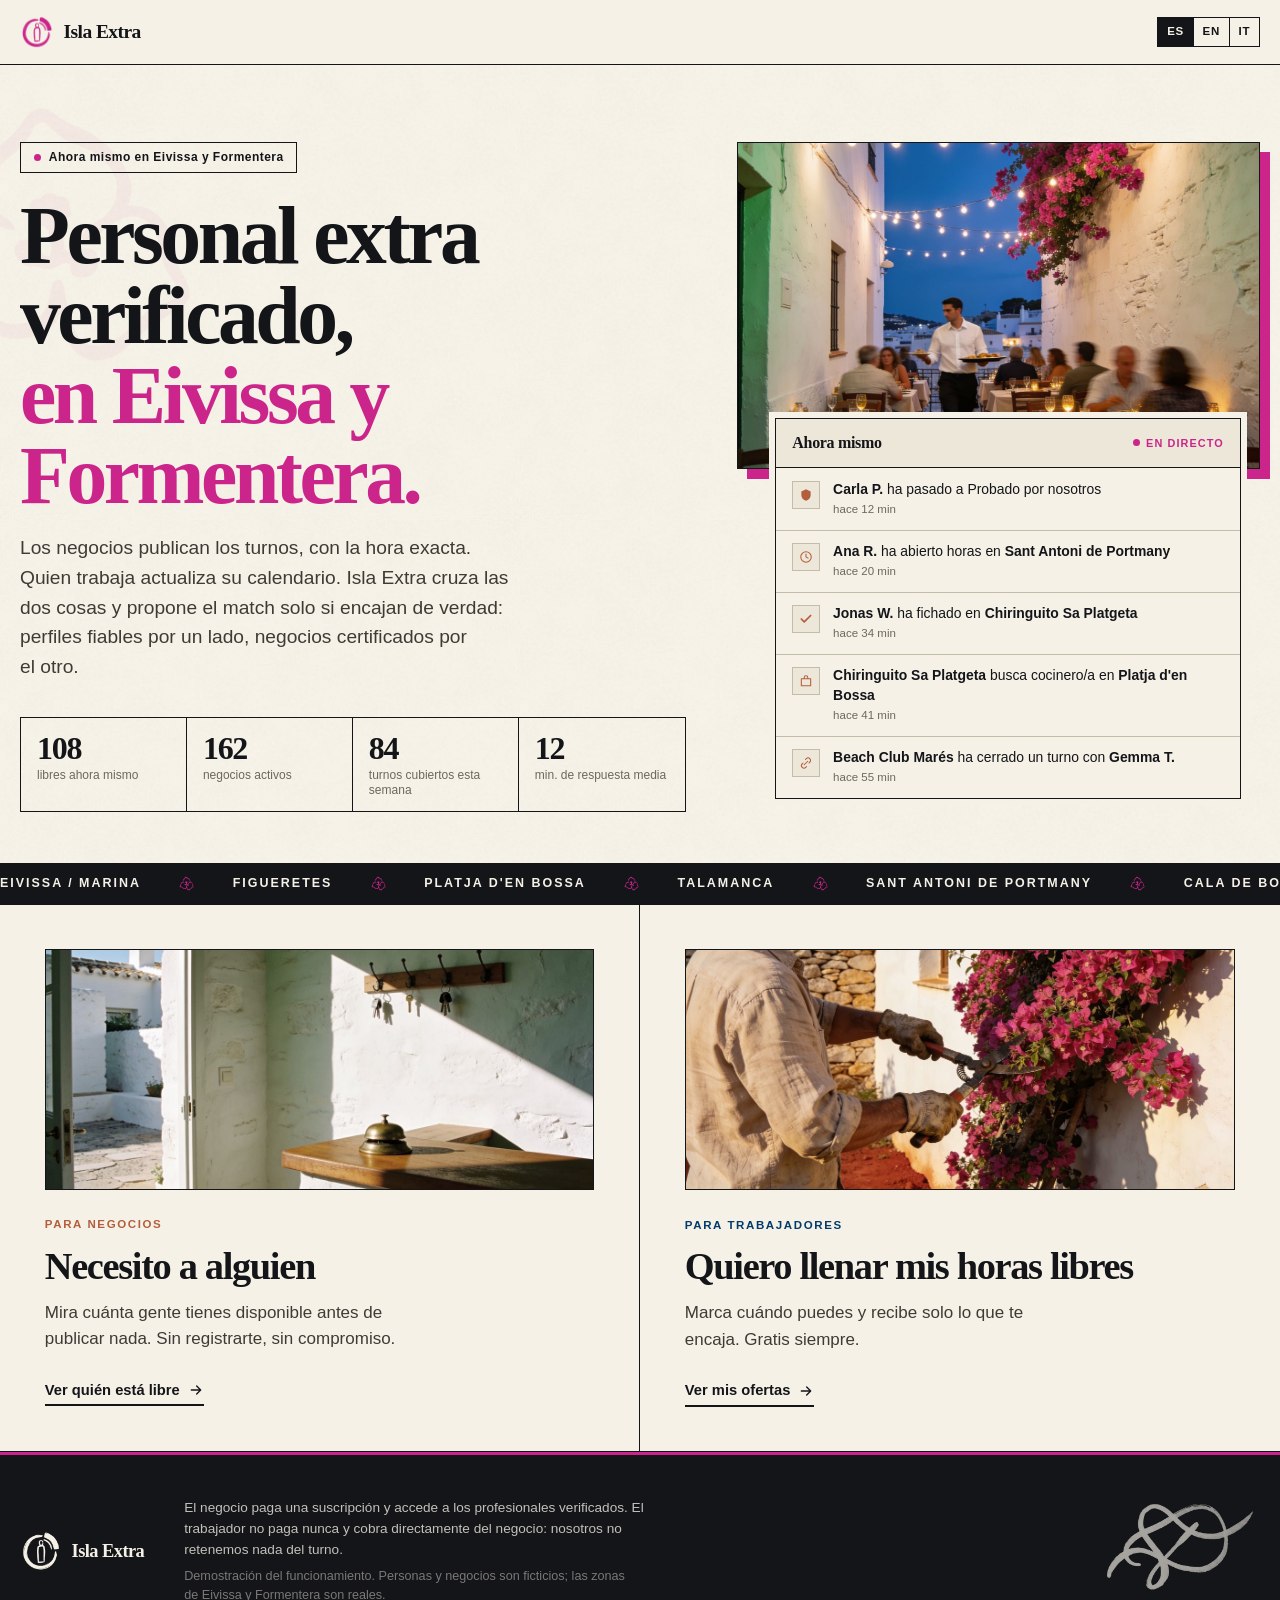
<file: index.html>
<!DOCTYPE html>
<html lang="es">
<head>
<meta charset="utf-8">
<meta name="viewport" content="width=device-width, initial-scale=1, viewport-fit=cover">
<title>Isla Extra — Extras rápidos en Eivissa y Formentera</title>
<meta name="description" content="Personal extra verificado uno a uno en Eivissa y Formentera. Dices la hora exacta que necesitas y te proponemos solo a quien está libre y ya ha confirmado.">
<meta name="theme-color" content="#F5F1E7">
<meta property="og:type" content="website">
<meta property="og:title" content="Isla Extra — Extras rápidos en Eivissa y Formentera">
<meta property="og:description" content="Personal extra verificado uno a uno en Eivissa y Formentera. Dices la hora exacta y te proponemos solo a quien está libre y ya ha dicho que sí.">
<meta property="og:url" content="https://lucaderr89.github.io/islaextra/">
<meta property="og:image" content="https://lucaderr89.github.io/islaextra/assets/img/og.jpg">
<meta name="twitter:card" content="summary_large_image">
<link rel="preconnect" href="https://api.fontshare.com" crossorigin>
<link rel="stylesheet" href="https://api.fontshare.com/v2/css?f[]=zodiak@400,700,800&f[]=switzer@400,500,600,700&display=swap">
<link rel="stylesheet" href="assets/css/style.css?v=8">
<link rel="icon" type="image/png" href="assets/img/logo.png">
<link rel="apple-touch-icon" href="assets/img/logo.png">
</head>
<body>

<!-- ====================================================== TESTATA ====== -->
<header class="site-head">
  <div class="wrap head-inner">
    <a class="logo" href="#top">
      <img src="assets/img/logo.png" alt="Isla Extra" width="34" height="34">
      <span class="logo-text">Isla Extra</span>
    </a>
    <div class="head-right">
      <div class="lang" role="group" aria-label="Idioma">
        <button type="button" class="lang-btn is-on" data-lang="es">ES</button>
        <button type="button" class="lang-btn" data-lang="en">EN</button>
        <button type="button" class="lang-btn" data-lang="it">IT</button>
      </div>
    </div>
  </div>
</header>

<main id="top">

  <!-- =================================================== HERO ========= -->
  <section class="hero">
    <div class="wrap hero-grid">

      <div class="hero-copy">
        <img class="hero-flor" src="assets/img/flor-velo.png?v=9" alt="" aria-hidden="true">
        <p class="badge"><span class="dot-live"></span><span data-i18n="hero_badge"></span></p>
        <h1 data-i18n="hero_title"></h1>
        <p class="lead" data-i18n="hero_sub"></p>

        <div class="stats">
          <div class="stat"><b class="js-count" id="statAvail">0</b><span data-i18n="stat_available"></span></div>
          <div class="stat"><b class="js-count" id="statComp">0</b><span data-i18n="stat_companies"></span></div>
          <div class="stat"><b class="js-count" id="statMatch">0</b><span data-i18n="stat_matches"></span></div>
          <div class="stat"><b class="js-count" id="statAvg">0</b><span data-i18n="stat_avg"></span></div>
        </div>
      </div>

      <aside class="hero-side">
        <figure class="hero-photo">
          <img src="assets/img/foto-noche.jpg" alt="" width="1400" height="875">
        </figure>
        <div class="feed-card" aria-live="polite">
          <div class="feed-head">
            <span class="feed-title" data-i18n="feed_title"></span>
            <span class="feed-live"><span class="dot-live"></span><span data-i18n="feed_live"></span></span>
          </div>
          <ul class="feed" id="feed"></ul>
        </div>
      </aside>

    </div>
  </section>

  <!-- =================================================== TICKER ======= -->
  <div class="ticker" aria-hidden="true">
    <div class="ticker-track" id="ticker"></div>
  </div>

  <!-- =================================================== PORTE ======== -->
  <section class="doors" id="doors">
    <button type="button" class="door door-company rv" data-open="company">
      <span class="door-media"><img src="assets/img/foto-negocio.jpg" alt="" width="1200" height="675" loading="lazy"></span>
      <span class="door-kicker" data-i18n="door_company_kicker"></span>
      <span class="door-title" data-i18n="door_company_title"></span>
      <span class="door-text" data-i18n="door_company_text"></span>
      <span class="door-cta"><span data-i18n="door_company_cta"></span>
        <svg viewBox="0 0 24 24" width="16" height="16" aria-hidden="true"><path d="M5 12h13M13 6l6 6-6 6" fill="none" stroke="currentColor" stroke-width="2" stroke-linecap="round" stroke-linejoin="round"/></svg>
      </span>
    </button>

    <button type="button" class="door door-worker rv" data-open="worker">
      <span class="door-media"><img src="assets/img/foto-oficio.jpg" alt="" width="1200" height="675" loading="lazy"></span>
      <span class="door-kicker" data-i18n="door_worker_kicker"></span>
      <span class="door-title" data-i18n="door_worker_title"></span>
      <span class="door-text" data-i18n="door_worker_text"></span>
      <span class="door-cta"><span data-i18n="door_worker_cta"></span>
        <svg viewBox="0 0 24 24" width="16" height="16" aria-hidden="true"><path d="M5 12h13M13 6l6 6-6 6" fill="none" stroke="currentColor" stroke-width="2" stroke-linecap="round" stroke-linejoin="round"/></svg>
      </span>
    </button>
  </section>

  <!-- =================================================== DEMO ========= -->
  <section class="demo" id="demo" hidden>
    <div class="wrap">
      <div class="demo-bar">
        <button type="button" class="btn-ghost" id="demoClose">
          <svg viewBox="0 0 24 24" width="15" height="15" aria-hidden="true"><path d="M19 12H6M11 18l-6-6 6-6" fill="none" stroke="currentColor" stroke-width="2" stroke-linecap="round" stroke-linejoin="round"/></svg>
          <span data-i18n="demo_close"></span>
        </button>
        <span class="demo-note" data-i18n="demo_note"></span>
        <button type="button" class="btn-ghost" id="demoSwitch"><span></span></button>
      </div>

      <div id="panelCompany">
        <div class="panel-head">
          <span class="panel-chip" data-i18n="demo_company_title"></span>
          <span class="panel-who" id="coWho"></span>
        </div>
        <div id="coStage"></div>
      </div>

      <div id="panelWorker" hidden>
        <div class="panel-head">
          <span class="panel-chip" data-i18n="demo_worker_title"></span>
          <span class="panel-who" id="wkWho"></span>
        </div>
        <div id="wkStage"></div>
      </div>
    </div>
  </section>

</main>

<footer class="site-foot">
  <div class="wrap foot-grid">
    <div class="foot-logo">
      <img src="assets/img/logo-calce.png" alt="" width="42" height="42">
      <b>Isla Extra</b>
    </div>
    <div>
      <p data-i18n="foot_concept"></p>
      <p class="muted" data-i18n="foot_note"></p>
    </div>
    <img class="foot-nodo" src="assets/img/nodo-calce.png" alt="" aria-hidden="true" loading="lazy">
  </div>
</footer>

<script src="assets/js/i18n.js?v=10"></script>
<script src="assets/js/data.js?v=8"></script>
<script src="assets/js/app.js?v=8"></script>
</body>
</html>
</file>
<file: assets/css/style.css>
/* ==========================================================================
   Isla Extra — direzione CALÇ
   Calce, inchiostro, terra rossa. Ombre nette, bordi vivi, niente sfumature.
   ========================================================================== */

:root{
  /* colori campionati dalla luce delle isole */
  --calc:#F5F1E7;        /* la calce al sole            */
  --calc-2:#EDE7D9;      /* calce in penombra           */
  --calc-3:#E3DBC9;      /* calce in ombra              */
  --tinta:#141519;       /* l'ombra vera sul muro       */
  --tinta-2:#3E3B36;     /* testo secondario            */
  --tinta-3:#6E675C;     /* testo terziario             */
  --terra:#B35F3D;       /* sa terra roja               */
  --terra-2:#8C4530;     /* terra in ombra              */
  --buga:#CB258B;        /* bougainvillea — solo marchio */
  --cel:#023A6B;         /* cielo di mezzogiorno        */
  --pedra:#C4BBA8;       /* pietra secca, bordi         */
  --ok:#2F6B4F;
  --serif:'Zodiak', Georgia, 'Times New Roman', serif;
  --sans:'Switzer', -apple-system, BlinkMacSystemFont, 'Segoe UI', sans-serif;
  --line:1px solid var(--tinta);
  --line-soft:1px solid var(--pedra);
}

*,*::before,*::after{box-sizing:border-box}
html{-webkit-text-size-adjust:100%;scroll-behavior:smooth}
body{
  margin:0;background:var(--calc);color:var(--tinta);
  font-family:var(--sans);font-size:17px;line-height:1.55;
  -webkit-font-smoothing:antialiased;
}
h1,h2,h3,h4,p,figure{margin:0}
ul{list-style:none;margin:0;padding:0}
button{font:inherit;color:inherit;background:none;border:0}
img,svg{display:block;max-width:100%}
a{color:inherit}

.wrap{width:min(1240px,100% - 2.5rem);margin-inline:auto}
.muted{color:var(--tinta-3)}

/* ============================================================== TESTATA == */
.site-head{
  position:sticky;top:0;z-index:60;background:var(--calc);
  border-bottom:var(--line);
}
.head-inner{display:flex;align-items:center;justify-content:space-between;
  height:64px;gap:1rem}
.logo{display:flex;align-items:center;gap:.6rem;text-decoration:none}
.logo img{width:34px;height:34px}
.logo-text{font-family:var(--serif);font-weight:800;font-size:1.22rem;letter-spacing:-.03em}
.head-right{display:flex;align-items:center;gap:.8rem}
.lang{display:flex;border:var(--line)}
.lang-btn{padding:.3rem .55rem;font-size:.72rem;font-weight:700;letter-spacing:.06em;
  cursor:pointer;border-right:var(--line);transition:.12s}
.lang-btn:last-child{border-right:0}
.lang-btn:hover{background:var(--calc-2)}
.lang-btn.is-on{background:var(--tinta);color:var(--calc)}

/* ================================================================= HERO == */
.hero{padding:clamp(2.5rem,6vw,5rem) 0 clamp(2rem,4vw,3.5rem);position:relative;overflow:hidden}
.hero-grid{display:grid;gap:clamp(2rem,4vw,3.5rem)}
@media(min-width:980px){.hero-grid{grid-template-columns:1.12fr .88fr;align-items:start}}

.badge{display:inline-flex;align-items:center;gap:.5rem;border:var(--line);
  padding:.34rem .8rem;font-size:.75rem;font-weight:650;letter-spacing:.04em}
.dot-live{width:7px;height:7px;background:var(--buga);flex:none;border-radius:50%;
  animation:blink 2.4s steps(1) infinite}
@keyframes blink{0%,60%{opacity:1}61%,100%{opacity:.25}}

.hero h1{
  font-family:var(--serif);font-weight:800;
  font-size:clamp(2.5rem,6.6vw,5.1rem);line-height:.98;letter-spacing:-.042em;
  margin:1.4rem 0 1.1rem;text-wrap:balance;
}
.hero h1 em{font-style:normal;color:var(--buga)}
.lead{font-size:clamp(1.02rem,1.6vw,1.2rem);color:var(--tinta-2);max-width:46ch;text-wrap:pretty}

.stats{display:grid;grid-template-columns:repeat(2,1fr);margin-top:2.2rem;
  border:var(--line)}
@media(min-width:620px){.stats{grid-template-columns:repeat(4,1fr)}}
.stat{padding:.85rem 1rem;border-right:var(--line);border-bottom:var(--line)}
.stat:nth-child(2n){border-right:0}
.stat:nth-last-child(-n+2){border-bottom:0}
@media(min-width:620px){
  .stat{border-bottom:0}
  .stat:nth-child(2n){border-right:var(--line)}
  .stat:last-child{border-right:0}
}
.stat b{display:block;font-family:var(--serif);font-size:2rem;font-weight:800;
  letter-spacing:-.04em;line-height:1;font-variant-numeric:tabular-nums}
.stat span{display:block;font-size:.75rem;color:var(--tinta-3);margin-top:.25rem;line-height:1.25}

/* feed */
.feed-card{border:var(--line);background:var(--calc)}
.feed-head{display:flex;align-items:center;justify-content:space-between;gap:1rem;
  padding:.75rem 1rem;border-bottom:var(--line);background:var(--calc-2)}
.feed-title{font-family:var(--serif);font-weight:700;font-size:1rem;letter-spacing:-.02em}
.feed-live{display:inline-flex;align-items:center;gap:.4rem;font-size:.68rem;font-weight:750;
  text-transform:uppercase;letter-spacing:.1em;color:var(--buga)}
.feed{max-height:430px;overflow:hidden}
.feed li{display:flex;gap:.8rem;padding:.7rem 1rem;border-bottom:var(--line-soft);align-items:flex-start}
.feed li:last-child{border-bottom:0}
.feed li.is-new{animation:slideIn .5s cubic-bezier(.2,.8,.3,1)}
@keyframes slideIn{from{opacity:0;transform:translateY(-10px)}to{opacity:1;transform:none}}
.fi{flex:none;width:28px;height:28px;display:grid;place-items:center;border:var(--line-soft);
  margin-top:1px;background:var(--calc-2)}
.fi svg{width:14px;height:14px;color:var(--terra)}
.f-body{min-width:0;flex:1}
.f-txt{display:block;font-size:.87rem;line-height:1.4}
.f-txt b{font-weight:650}
.f-time{display:block;font-size:.72rem;color:var(--tinta-3);margin-top:.1rem;font-variant-numeric:tabular-nums}

/* =============================================================== PORTE === */
.doors{display:grid;border-bottom:var(--line)}
@media(min-width:840px){.doors{grid-template-columns:1fr 1fr}}
.door{display:flex;flex-direction:column;align-items:flex-start;gap:.35rem;
  padding:clamp(1.6rem,3.6vw,2.8rem);cursor:pointer;text-align:left;
  border-bottom:var(--line);transition:background .18s}
@media(min-width:840px){
  .door{border-bottom:0}
  .door:first-child{border-right:var(--line)}
}
.door:hover{background:var(--calc-2)}
.door-kicker{font-size:.72rem;font-weight:800;letter-spacing:.14em;text-transform:uppercase;
  color:var(--terra)}
.door-title{font-family:var(--serif);font-size:clamp(1.6rem,3.4vw,2.4rem);font-weight:800;
  letter-spacing:-.035em;line-height:1.05;margin-top:.4rem}
.door-text{color:var(--tinta-2);max-width:40ch;margin-top:.5rem}
.door-cta{display:inline-flex;align-items:center;gap:.5rem;margin-top:1.3rem;
  font-weight:700;font-size:.92rem;border-bottom:2px solid var(--tinta);padding-bottom:.15rem}
.door:hover .door-cta{border-color:var(--terra);color:var(--terra)}

/* ================================================================ DEMO === */
.demo{border-bottom:var(--line);scroll-margin-top:64px}
.demo-bar{display:flex;align-items:center;justify-content:space-between;gap:.8rem;
  flex-wrap:wrap;padding:.7rem 0;border-bottom:var(--line)}
.btn-ghost{display:inline-flex;align-items:center;gap:.4rem;border:var(--line);
  padding:.42rem .85rem;font-size:.83rem;font-weight:650;cursor:pointer;transition:.14s}
.btn-ghost:hover{background:var(--tinta);color:var(--calc)}
.demo-note{font-size:.7rem;font-weight:750;letter-spacing:.12em;text-transform:uppercase;
  color:var(--tinta-3)}

.panel-head{display:flex;align-items:center;gap:.8rem;flex-wrap:wrap;
  padding:1rem 0;border-bottom:var(--line)}
.panel-chip{font-size:.7rem;font-weight:800;letter-spacing:.1em;text-transform:uppercase;
  border:var(--line);padding:.28rem .6rem}
.panel-who{font-size:.88rem;color:var(--tinta-2);font-weight:600}

.stage{padding:clamp(1.4rem,3vw,2.4rem) 0}

/* ---------- wizard ---------- */
.wiz-top{display:flex;align-items:center;gap:1.2rem;margin-bottom:1.6rem;flex-wrap:wrap}
.wiz-steps{display:flex;gap:4px;flex:1;min-width:120px;max-width:220px}
.wiz-steps i{height:3px;flex:1;background:var(--pedra);transition:.3s}
.wiz-steps i.on{background:var(--terra)}
.wiz-count{font-size:.74rem;font-weight:750;letter-spacing:.1em;text-transform:uppercase;
  color:var(--tinta-3)}
.wiz-q{font-family:var(--serif);font-size:clamp(1.5rem,3.4vw,2.2rem);font-weight:800;
  letter-spacing:-.035em;line-height:1.08;margin-bottom:.4rem}
.wiz-hint{color:var(--tinta-2);margin-bottom:1.3rem;max-width:56ch;font-size:.95rem}

.opt-grid{display:grid;gap:0;border:var(--line);
  grid-template-columns:repeat(auto-fill,minmax(160px,1fr))}
.opt{display:flex;align-items:center;gap:.65rem;padding:.85rem .9rem;cursor:pointer;
  border-right:var(--line-soft);border-bottom:var(--line-soft);transition:.12s;
  font-weight:600;font-size:.92rem;text-align:left}
.opt:hover{background:var(--calc-2)}
.opt.on{background:var(--tinta);color:var(--calc)}
.opt-ico{flex:none;width:26px;height:26px;display:grid;place-items:center;color:var(--terra)}
.opt.on .opt-ico{color:var(--calc)}
.opt-ico svg{width:17px;height:17px}
.opt-sub{display:block;font-size:.75rem;font-weight:500;color:var(--tinta-3);margin-top:.1rem}
.opt.on .opt-sub{color:rgba(245,241,231,.7)}

.sec-label{font-size:.7rem;font-weight:800;letter-spacing:.14em;text-transform:uppercase;
  color:var(--tinta-3);margin:1.4rem 0 .6rem}
.sec-label:first-child{margin-top:0}

.chips{display:flex;flex-wrap:wrap;gap:.4rem}
.chip{border:var(--line);padding:.45rem .85rem;font-size:.86rem;font-weight:600;
  cursor:pointer;transition:.12s}
.chip:hover{background:var(--calc-2)}
.chip.on{background:var(--tinta);color:var(--calc)}

/* orari puntuali */
.time-row{display:flex;align-items:flex-end;gap:1rem;flex-wrap:wrap;margin-top:.4rem}
.time-field{display:flex;flex-direction:column;gap:.3rem}
.time-field label{font-size:.7rem;font-weight:800;letter-spacing:.12em;text-transform:uppercase;
  color:var(--tinta-3)}
.time-field input{font-family:var(--serif);font-size:1.9rem;font-weight:700;letter-spacing:-.02em;
  border:var(--line);background:var(--calc);padding:.3rem .6rem;width:7ch;text-align:center;
  font-variant-numeric:tabular-nums;color:var(--tinta)}
.time-field input:focus{outline:0;background:var(--calc-2);border-color:var(--terra)}
.time-sep{font-family:var(--serif);font-size:1.8rem;padding-bottom:.35rem;color:var(--tinta-3)}
.time-dur{font-size:.85rem;color:var(--tinta-2);padding-bottom:.6rem}
.time-dur b{font-weight:700}
.time-quick{display:flex;flex-wrap:wrap;gap:.4rem;margin-top:.8rem}
.time-quick button{border:var(--line-soft);padding:.35rem .7rem;font-size:.8rem;cursor:pointer;
  font-variant-numeric:tabular-nums;transition:.12s}
.time-quick button:hover{border-color:var(--tinta);background:var(--calc-2)}

/* contatore anteprima */
.counter{display:grid;gap:0;border:2px solid var(--tinta);margin-top:1.6rem;
  grid-template-columns:auto 1fr}
.counter-n{font-family:var(--serif);font-size:clamp(3rem,7vw,4.6rem);font-weight:800;
  letter-spacing:-.05em;line-height:1;padding:1rem 1.3rem;border-right:2px solid var(--tinta);
  display:grid;place-items:center;font-variant-numeric:tabular-nums;background:var(--calc-2)}
.counter.zero .counter-n{color:var(--terra-2)}
.counter-body{padding:.9rem 1.1rem;display:flex;flex-direction:column;justify-content:center}
.counter-txt{font-weight:700;font-size:1.02rem}
.counter-hint{font-size:.85rem;color:var(--tinta-2);margin-top:.2rem}
.counter-break{display:flex;gap:1.2rem;flex-wrap:wrap;margin-top:.6rem;padding-top:.6rem;
  border-top:var(--line-soft);font-size:.78rem;color:var(--tinta-3)}
.counter-break b{color:var(--tinta);font-weight:750}

.wiz-nav{display:flex;justify-content:space-between;gap:.7rem;margin-top:1.8rem;
  padding-top:1.2rem;border-top:var(--line)}
.btn{border:var(--line);padding:.7rem 1.5rem;font-weight:700;font-size:.94rem;cursor:pointer;
  transition:.14s;display:inline-flex;align-items:center;gap:.5rem}
.btn-primary{background:var(--tinta);color:var(--calc)}
.btn-primary:hover{background:var(--buga);border-color:var(--buga)}
.btn-primary:disabled{opacity:.3;cursor:not-allowed}
.btn-terra{background:var(--terra);color:var(--calc);border-color:var(--terra)}
.btn-terra:hover{background:var(--terra-2);border-color:var(--terra-2)}
.btn-soft:hover{background:var(--calc-2)}

/* ---------- ricerca ---------- */
.searching{padding:clamp(2rem,5vw,3.5rem) 0;text-align:center}
.radar{width:56px;height:56px;margin:0 auto 1.4rem;border:2px solid var(--pedra);
  border-top-color:var(--terra);border-radius:50%;animation:spin 1s linear infinite}
@keyframes spin{to{transform:rotate(360deg)}}
.searching h3{font-family:var(--serif);font-size:1.4rem;font-weight:800;letter-spacing:-.03em;
  margin-bottom:1.3rem}
.steps{display:inline-flex;flex-direction:column;gap:.6rem;text-align:left}
.steps li{display:flex;align-items:center;gap:.7rem;font-size:.92rem;color:var(--tinta-3);
  opacity:.35;transition:.35s}
.steps li.on{opacity:1;color:var(--tinta)}
.tick{flex:none;width:18px;height:18px;border:var(--line-soft);display:grid;place-items:center}
.steps li.on .tick{background:var(--terra);border-color:var(--terra)}
.tick svg{width:11px;height:11px;color:var(--calc);opacity:0}
.steps li.on .tick svg{opacity:1}

/* ---------- risultati ---------- */
.res-head{margin-bottom:1.4rem}
.res-head h3{font-family:var(--serif);font-size:clamp(1.4rem,3vw,2rem);font-weight:800;
  letter-spacing:-.035em}
.res-head p{color:var(--tinta-2);margin-top:.3rem}
.cards{border:var(--line)}
.wcard{display:grid;gap:0;padding:1rem 1.1rem;border-bottom:var(--line-soft);transition:.14s}
.wcard:last-child{border-bottom:0}
.wcard:hover{background:var(--calc-2)}
.wcard-top{display:flex;gap:.9rem;align-items:flex-start}
.avatar{flex:none;width:46px;height:46px;display:grid;place-items:center;
  font-family:var(--serif);font-weight:800;font-size:1rem;color:var(--calc);letter-spacing:-.02em}
.wcard-id{flex:1;min-width:0}
.wcard-name{display:flex;align-items:center;gap:.5rem;flex-wrap:wrap}
.wcard-name b{font-family:var(--serif);font-size:1.1rem;font-weight:700;letter-spacing:-.02em}
.wcard-role{font-size:.84rem;color:var(--tinta-3);margin-top:.1rem}
.wcard-score{flex:none;text-align:right}
.wcard-score b{display:block;font-family:var(--serif);font-size:1.5rem;font-weight:800;
  letter-spacing:-.04em;line-height:1;font-variant-numeric:tabular-nums}
.wcard-score span{font-size:.64rem;text-transform:uppercase;letter-spacing:.1em;
  color:var(--tinta-3);font-weight:750}

.trust{display:inline-flex;align-items:center;gap:.3rem;font-size:.68rem;font-weight:800;
  letter-spacing:.04em;padding:.2rem .45rem;white-space:nowrap;border:1px solid}
.trust svg{width:11px;height:11px}
.trust--certified{background:var(--buga);color:var(--calc);border-color:var(--buga)}
.trust--proven{color:var(--terra);border-color:var(--terra)}
.trust--verified{color:var(--tinta-3);border-color:var(--pedra)}
.origin{font-size:.66rem;font-weight:750;padding:.2rem .45rem;white-space:nowrap;
  border:1px solid var(--pedra);color:var(--tinta-3)}
.origin--engine{border-color:var(--tinta);color:var(--tinta)}

.wmeta{display:flex;flex-wrap:wrap;gap:.35rem .9rem;margin-top:.75rem;padding-top:.7rem;
  border-top:var(--line-soft);font-size:.8rem;color:var(--tinta-2)}
.wmeta b{font-weight:750;color:var(--tinta)}
.skill{display:inline-flex;align-items:center;gap:.25rem;font-size:.75rem;font-weight:600;
  padding:.16rem .45rem;border:1px solid var(--pedra);color:var(--tinta-2)}
.skill--confirmed{border-color:var(--ok);color:var(--ok)}
.skill--doubt{border-color:var(--terra);color:var(--terra)}
.skill svg{width:10px;height:10px}
.wcard-act{display:flex;justify-content:flex-end;margin-top:.85rem}

/* ---------- match ---------- */
.match-box{text-align:center;padding:clamp(1.8rem,4vw,3rem) 1rem}
.match-ring{width:60px;height:60px;margin:0 auto 1.2rem;display:grid;place-items:center;
  border:2px solid var(--buga);color:var(--buga);animation:pop .35s cubic-bezier(.2,1.4,.4,1)}
@keyframes pop{from{transform:scale(.7);opacity:0}to{transform:scale(1);opacity:1}}
.match-ring svg{width:28px;height:28px}
.match-box h3{font-family:var(--serif);font-size:clamp(1.5rem,3.4vw,2.2rem);font-weight:800;
  letter-spacing:-.04em}
.match-box p{color:var(--tinta-2);max-width:48ch;margin:.5rem auto 0}
.contact{display:inline-flex;align-items:center;gap:.7rem;margin-top:1.4rem;
  padding:.8rem 1.2rem;border:2px dashed var(--pedra);font-family:var(--serif);
  font-size:1.1rem;font-weight:700}
.contact span{font-family:var(--sans);font-size:.68rem;text-transform:uppercase;
  letter-spacing:.12em;color:var(--tinta-3);font-weight:800}

/* ---------- pannello worker ---------- */
.wk-grid{display:grid;gap:0;border:var(--line)}
@media(min-width:960px){.wk-grid{grid-template-columns:minmax(0,.9fr) minmax(0,1.1fr)}}
.block{padding:1.2rem 1.3rem;border-bottom:var(--line)}
@media(min-width:960px){
  .wk-col-l .block:last-child{border-bottom:0}
  .wk-col-r{border-left:var(--line)}
  .wk-col-r .block:last-child{border-bottom:0}
}
.block-h{display:flex;align-items:baseline;justify-content:space-between;gap:.8rem;margin-bottom:.2rem}
.block-h h3{font-family:var(--serif);font-size:1.15rem;font-weight:800;letter-spacing:-.03em}
.block-hint{font-size:.83rem;color:var(--tinta-3);margin-bottom:1rem;text-wrap:pretty}

.prof-top{display:flex;gap:.9rem;align-items:center;margin-bottom:1rem}
.prof-top .avatar{width:54px;height:54px;font-size:1.15rem}
.prof-name{font-family:var(--serif);font-size:1.3rem;font-weight:800;letter-spacing:-.03em}
.prof-role{font-size:.85rem;color:var(--tinta-3)}
.prof-stats{display:grid;grid-template-columns:repeat(3,1fr);border:var(--line);margin-bottom:1rem}
.pstat{padding:.6rem .5rem;text-align:center;border-right:var(--line-soft)}
.pstat:last-child{border-right:0}
.pstat b{display:block;font-family:var(--serif);font-size:1.35rem;font-weight:800;
  letter-spacing:-.04em;font-variant-numeric:tabular-nums}
.pstat span{font-size:.64rem;text-transform:uppercase;letter-spacing:.08em;color:var(--tinta-3);
  font-weight:750}

/* calendario a orari */
.cal{border:var(--line)}
.cal-row{display:grid;grid-template-columns:3.4rem 1fr auto;align-items:center;gap:.7rem;
  padding:.55rem .7rem;border-bottom:var(--line-soft);transition:.14s}
.cal-row:last-child{border-bottom:0}
.cal-row.off{background:var(--calc-2);color:var(--tinta-3)}
.cal-day{font-size:.75rem;font-weight:800;letter-spacing:.06em;text-transform:uppercase}
.cal-time{display:flex;align-items:center;gap:.4rem;font-family:var(--serif);font-size:1.05rem;
  font-weight:700;font-variant-numeric:tabular-nums;letter-spacing:-.01em}
.cal-row.off .cal-time{opacity:.45;text-decoration:line-through}
.cal-time input{font:inherit;width:4.3ch;text-align:center;border:0;border-bottom:1px dashed var(--pedra);
  background:none;padding:0 .1rem;color:inherit}
.cal-time input:focus{outline:0;border-bottom-color:var(--terra);background:var(--calc-2)}
.toggle{flex:none;width:44px;height:25px;border:var(--line);background:var(--calc-2);
  position:relative;cursor:pointer;transition:.16s}
.toggle::after{content:"";position:absolute;top:2px;left:2px;width:17px;height:17px;
  background:var(--pedra);transition:.16s cubic-bezier(.2,.8,.3,1)}
.toggle.on{background:var(--terra);border-color:var(--terra)}
.toggle.on::after{transform:translateX(19px);background:var(--calc)}
.saved{display:inline-flex;align-items:center;gap:.3rem;font-size:.7rem;font-weight:800;
  letter-spacing:.08em;text-transform:uppercase;color:var(--ok);opacity:0;transition:.2s}
.saved.show{opacity:1}
.saved svg{width:11px;height:11px}

/* proposte al worker */
.prop{border:2px solid var(--tinta);padding:1.1rem;animation:slideIn .4s cubic-bezier(.2,.8,.3,1)}
.prop-tag{display:inline-flex;align-items:center;gap:.35rem;font-size:.66rem;font-weight:800;
  letter-spacing:.12em;text-transform:uppercase;color:var(--terra);border:1px solid var(--terra);
  padding:.2rem .5rem}
.prop h4{font-family:var(--serif);font-size:1.35rem;font-weight:800;letter-spacing:-.03em;
  margin:.7rem 0 .1rem}
.prop-co{font-size:.87rem;color:var(--tinta-3);margin-bottom:.9rem}
.prop-rows{display:grid;gap:0;border:var(--line-soft);margin-bottom:1rem}
.prop-row{display:flex;gap:.7rem;padding:.5rem .7rem;border-bottom:var(--line-soft);
  align-items:baseline;font-size:.9rem}
.prop-row:last-child{border-bottom:0}
.prop-row i{flex:none;width:5.2rem;font-style:normal;font-size:.66rem;font-weight:800;
  letter-spacing:.1em;text-transform:uppercase;color:var(--tinta-3)}
.prop-row b{font-family:var(--serif);font-weight:700;font-size:1.02rem;letter-spacing:-.01em}
.prop-row small{color:var(--tinta-3)}
.prop-act{display:flex;gap:.5rem;flex-wrap:wrap}
.note{display:flex;gap:.6rem;align-items:flex-start;margin-top:1rem;padding:.7rem .85rem;
  border-left:3px solid var(--pedra);background:var(--calc-2);font-size:.83rem;
  color:var(--tinta-2);line-height:1.45}
.note svg{flex:none;width:15px;height:15px;color:var(--tinta-3);margin-top:.12rem}
.note--ok{border-left-color:var(--ok)}
.note--ok svg{color:var(--ok)}

/* elenco offerte per il worker */
.offers{border:var(--line)}
.offer{display:flex;gap:.9rem;align-items:center;padding:.75rem .9rem;
  border-bottom:var(--line-soft);transition:.14s}
.offer:last-child{border-bottom:0}
.offer:hover{background:var(--calc-2)}
.offer-when{flex:none;width:4.4rem;text-align:center;border-right:var(--line-soft);padding-right:.7rem}
.offer-when b{display:block;font-family:var(--serif);font-size:1.25rem;font-weight:800;
  letter-spacing:-.03em;line-height:1}
.offer-when span{font-size:.66rem;text-transform:uppercase;letter-spacing:.08em;color:var(--tinta-3);
  font-weight:750}
.offer-body{flex:1;min-width:0}
.offer-role{font-family:var(--serif);font-size:1.02rem;font-weight:700;letter-spacing:-.02em}
.offer-meta{font-size:.79rem;color:var(--tinta-3);margin-top:.1rem}
.offer-pay{flex:none;text-align:right}
.offer-pay b{display:block;font-family:var(--serif);font-size:1.15rem;font-weight:800;
  letter-spacing:-.03em;font-variant-numeric:tabular-nums}
.offer-pay span{font-size:.66rem;color:var(--tinta-3);font-weight:700}

/* ============================================================== PIEDE ==== */
.site-foot{padding:2.6rem 0 3rem;background:var(--tinta);color:var(--calc);
  border-top:3px solid var(--buga)}
.foot-grid{display:grid;gap:1.4rem}
@media(min-width:760px){.foot-grid{grid-template-columns:auto 1fr auto;align-items:center;gap:2.5rem}}
.foot-logo{display:flex;align-items:center;gap:.6rem}
.foot-logo img{width:42px;height:42px}
.foot-logo b{font-family:var(--serif);font-size:1.15rem;font-weight:800;letter-spacing:-.03em}
.site-foot p{font-size:.85rem;color:rgba(245,241,231,.78);max-width:64ch}
.site-foot .muted{font-size:.79rem;margin-top:.4rem;color:rgba(245,241,231,.45)}

/* ============================================== MATERIA E MOVIMENTO ==== */

/* la calce non e' un colore piatto: e' un muro */
body::before{content:"";position:fixed;inset:0;z-index:-1;
  background:var(--calc) url(../img/texture-calce.jpg) repeat;
  background-size:520px;opacity:.42}

/* ingresso della testata */
.hero-copy>*{animation:rise .7s cubic-bezier(.2,.8,.3,1) both}
.hero-copy>.badge{animation-delay:.05s}
.hero-copy>h1{animation-delay:.14s}
.hero-copy>.lead{animation-delay:.24s}
.hero-copy>.stats{animation-delay:.34s}
@keyframes rise{from{opacity:0;transform:translateY(16px)}to{opacity:1;transform:none}}

/* fiore in filigrana dietro il titolo: presente ma sotto il testo */
.hero-copy{position:relative}
.hero-flor{position:absolute;top:-48px;left:-116px;width:300px;
  transform:rotate(-14deg);pointer-events:none;user-select:none}

/* colonna destra: la foto e il feed che la copre */
.hero-side{display:flex;flex-direction:column;position:relative;
  animation:rise .8s cubic-bezier(.2,.8,.3,1) .2s both}
.hero-photo{border:var(--line);overflow:hidden;aspect-ratio:16/10;position:relative;
  z-index:1;box-shadow:10px 10px 0 var(--buga)}
.hero-photo img{width:100%;height:100%;object-fit:cover;
  animation:respiro 26s ease-in-out infinite alternate}
@keyframes respiro{from{transform:scale(1)}to{transform:scale(1.07)}}
.hero-side .feed-card{margin:-3.2rem 1.2rem 0 2.4rem;position:relative;z-index:2;
  box-shadow:0 0 0 6px var(--calc)}
.hero-side .feed{max-height:330px}
@media(max-width:979px){.hero-side .feed-card{margin:-2.4rem .8rem 0 1.6rem}}

/* nastro delle zone */
.ticker{border-top:var(--line);border-bottom:var(--line);background:var(--tinta);
  color:var(--calc);overflow:hidden;padding:.62rem 0}
.ticker-track{display:flex;align-items:center;gap:2.4rem;width:max-content;
  animation:marquee 44s linear infinite}
.ticker:hover .ticker-track{animation-play-state:paused}
.ticker-track span{font-size:.78rem;font-weight:650;letter-spacing:.16em;
  text-transform:uppercase;white-space:nowrap}
.ticker-track img{width:15px;height:15px;flex:none}
@keyframes marquee{to{transform:translateX(-50%)}}

/* porte con la loro fotografia */
.door-media{display:block;width:100%;aspect-ratio:16/7;overflow:hidden;
  border:var(--line);margin-bottom:1.3rem;transition:box-shadow .35s}
.door-media img{width:100%;height:100%;object-fit:cover;
  filter:saturate(.92);transition:filter .5s,transform .5s}
.door-company .door-media img{object-position:50% 68%}
.door-worker .door-media img{object-position:50% 55%}
.door:hover .door-media img{filter:saturate(1.15) contrast(1.03);transform:scale(1.04)}
.door-company:hover .door-media{box-shadow:8px 8px 0 var(--terra)}
.door-worker:hover .door-media{box-shadow:8px 8px 0 var(--cel)}

/* il lato lavoratore parla celeste */
.door-worker .door-kicker{color:var(--cel)}
.door-worker:hover .door-cta{border-color:var(--cel);color:var(--cel)}
#panelWorker .panel-chip{color:var(--cel);border-color:var(--cel)}
.prop-tag{color:var(--cel);border-color:var(--cel)}

/* clessidra durante la ricerca */
.hourglass{width:56px;height:56px;margin:0 auto 1.4rem;
  animation:volta 2.6s cubic-bezier(.65,0,.35,1) infinite}
@keyframes volta{0%{transform:rotate(0)}38%{transform:rotate(180deg)}
  50%{transform:rotate(180deg)}88%{transform:rotate(360deg)}100%{transform:rotate(360deg)}}

/* il nodo firma il piede */
.foot-nodo{width:160px;opacity:.65;justify-self:end}
@media(max-width:759px){.foot-nodo{justify-self:start}}
.site-foot .foot-logo b{color:var(--calc)}

/* comparsa allo scorrimento */
.rv{opacity:0;transform:translateY(18px);
  transition:opacity .65s ease,transform .65s cubic-bezier(.2,.8,.3,1)}
.rv.in{opacity:1;transform:none}

@media (prefers-reduced-motion:reduce){
  .rv{opacity:1;transform:none}

  *,*::before,*::after{animation-duration:.01ms !important;animation-iteration-count:1 !important;
    transition-duration:.01ms !important}
}
</file>
